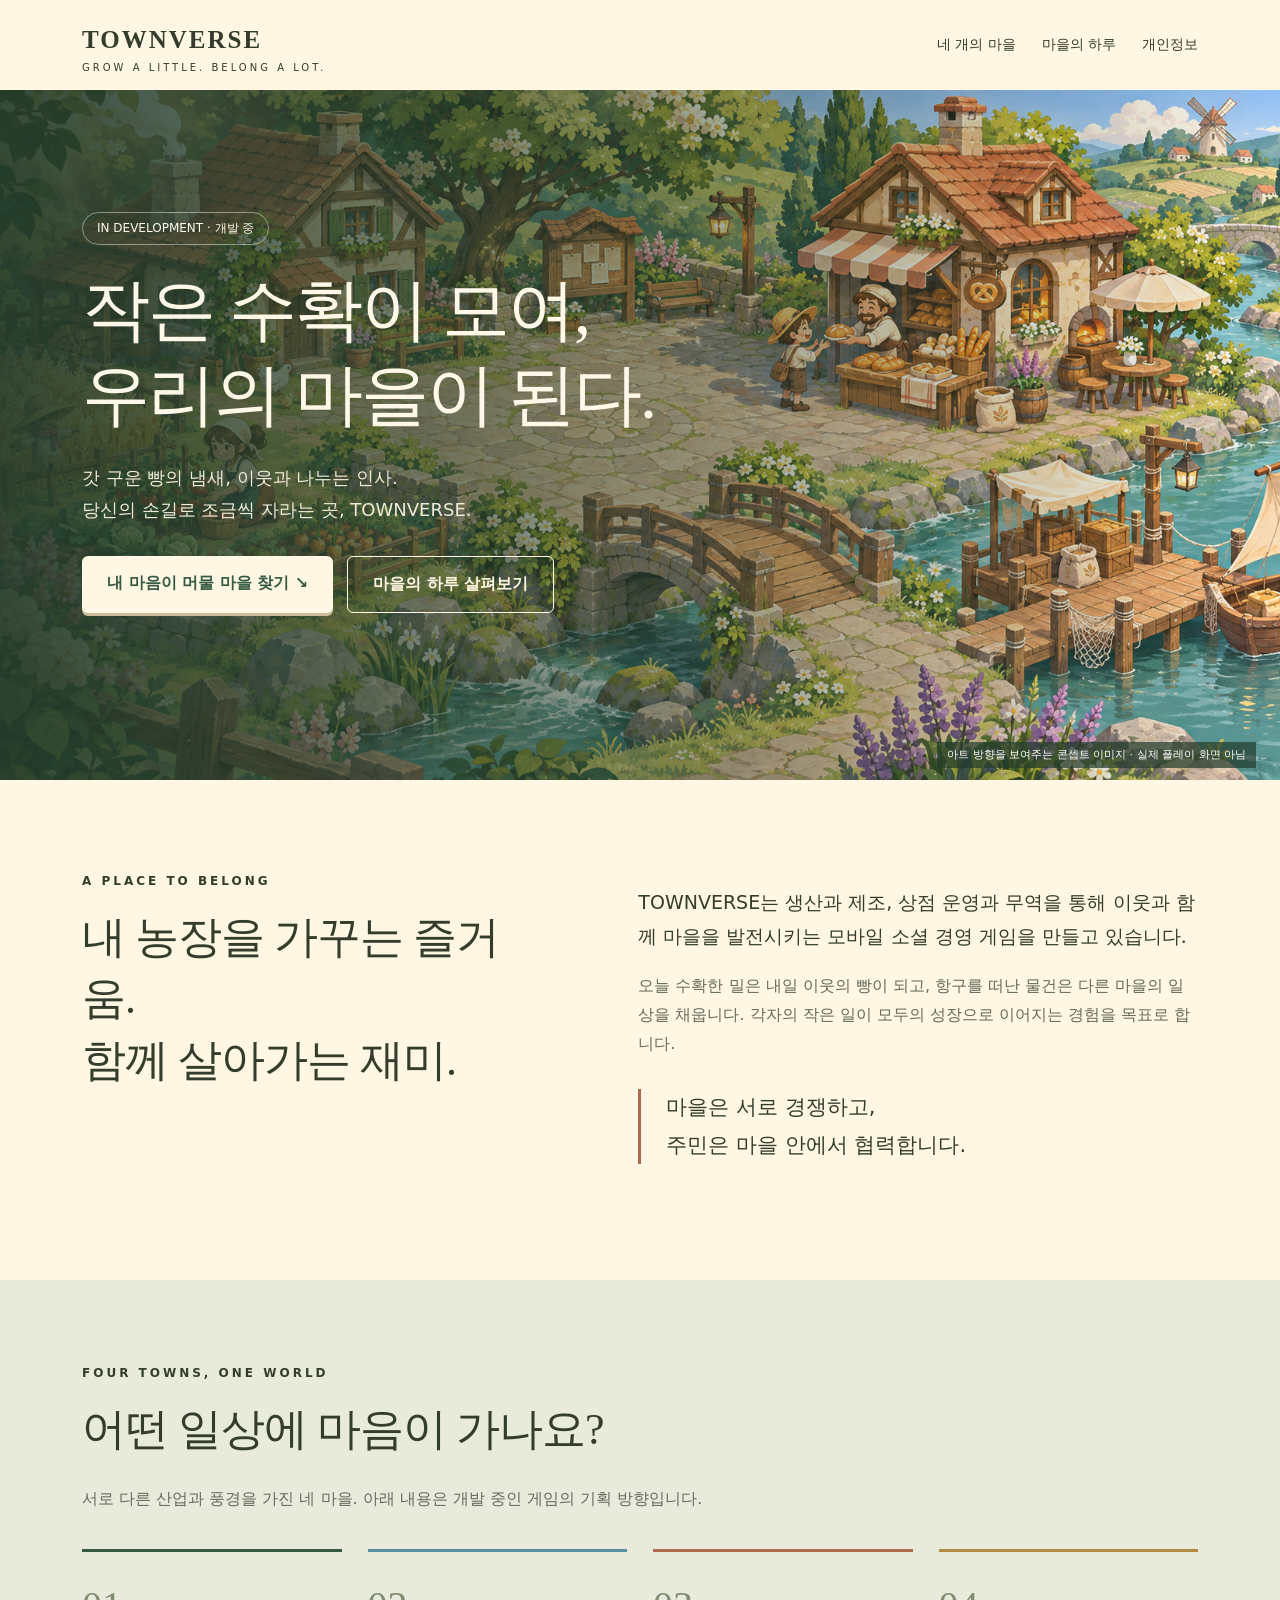
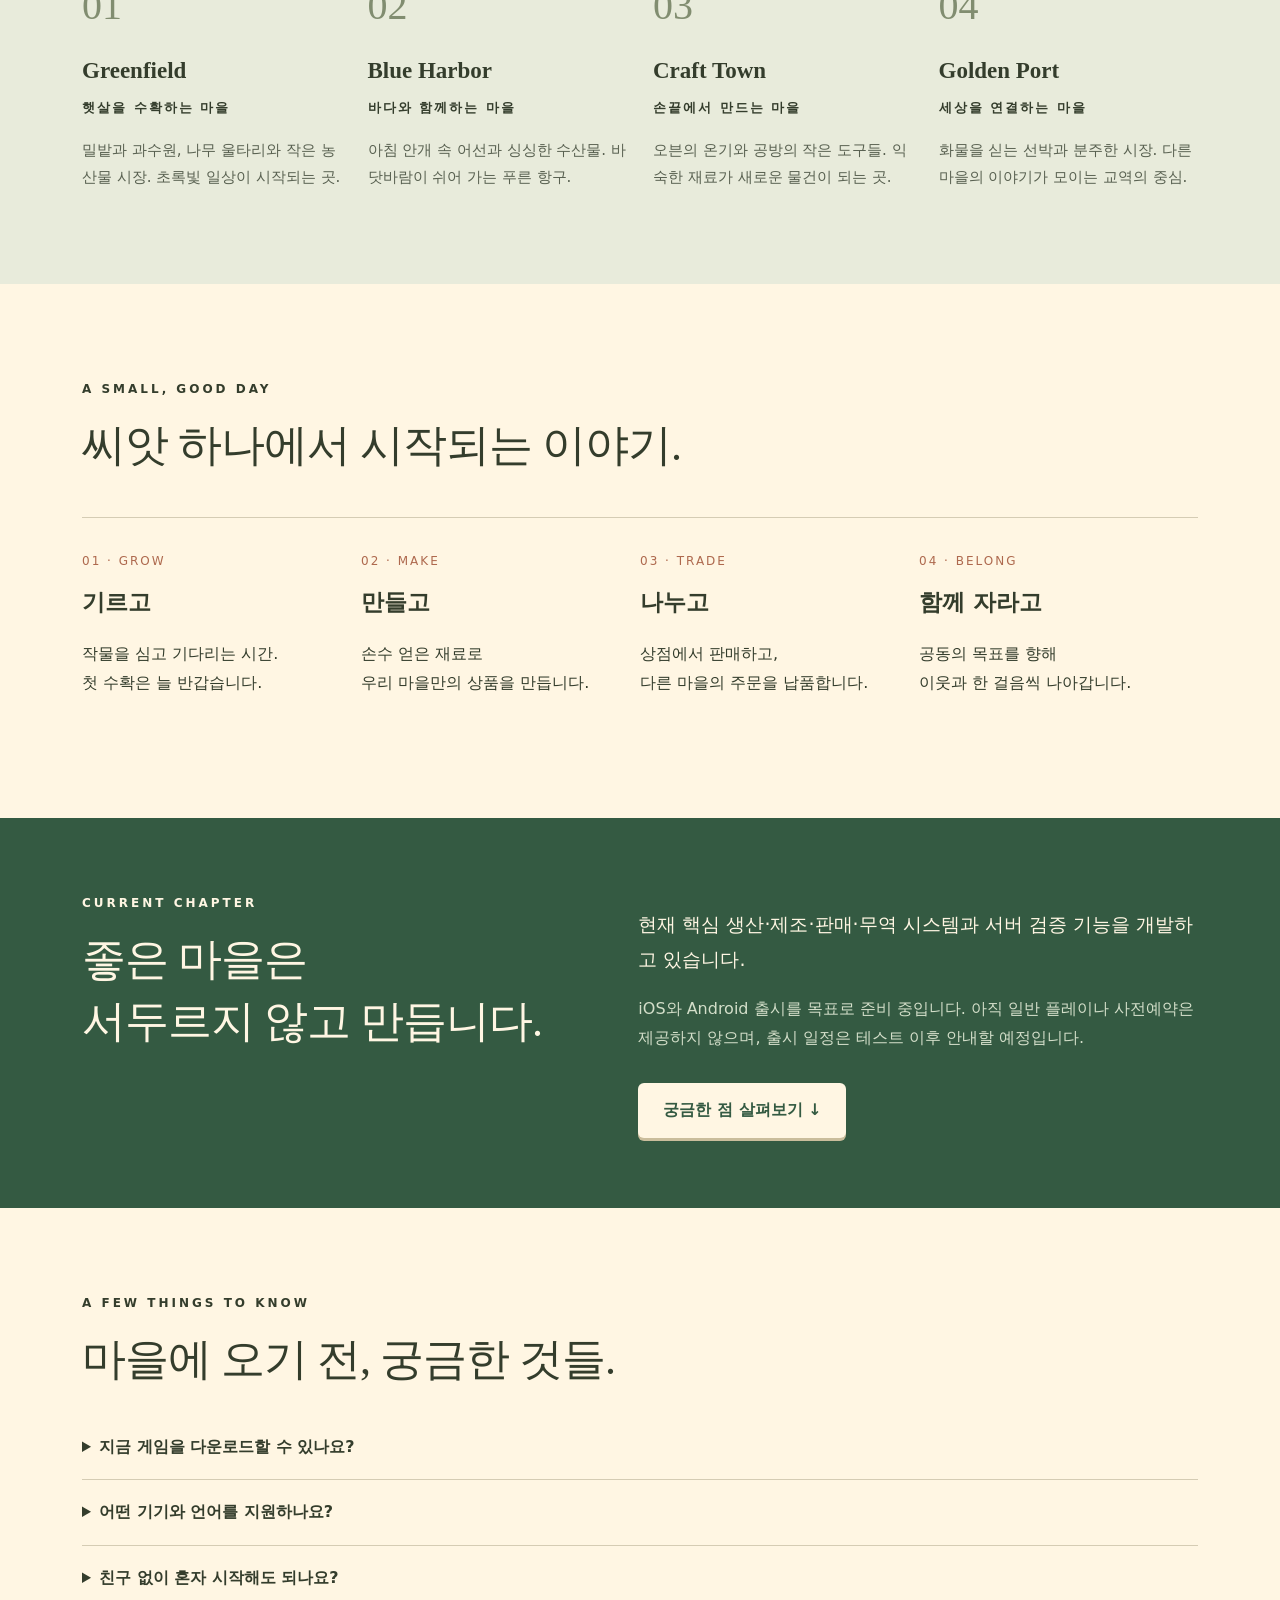
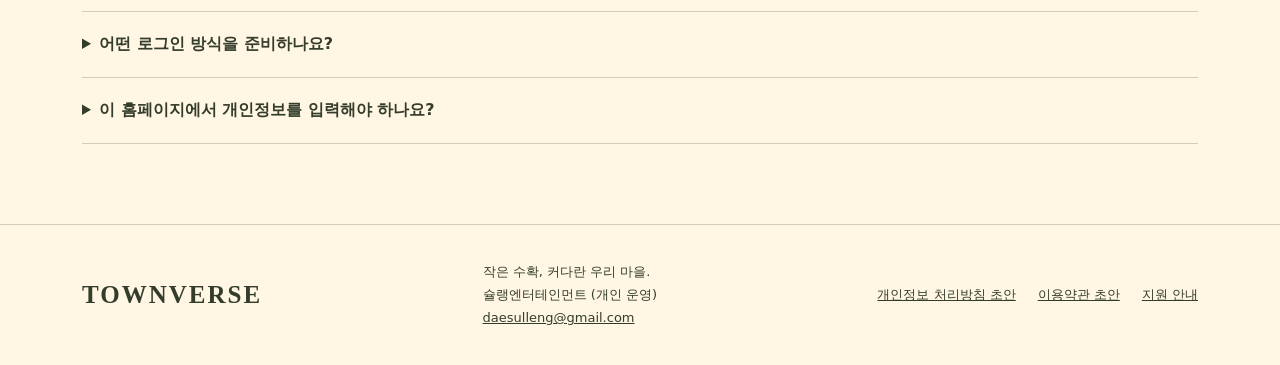
<file: index.html>
<!doctype html><html lang="ko"><head><meta charset="utf-8"><meta name="viewport" content="width=device-width,initial-scale=1"><meta name="robots" content="noindex,nofollow"><meta name="description" content="작은 농장에서 시작해 함께 성장하는 마을로. 개발 중인 소셜 경영 게임 TOWNVERSE를 만나보세요."><title>TOWNVERSE — 함께 자라는 우리 마을</title><link rel="stylesheet" href="styles.css"><link rel="icon" type="image/svg+xml" href="assets/favicon.svg"></head><body>
<a class="skip" href="#main">본문으로 바로가기</a><header class="wrap"><nav aria-label="주요 메뉴"><a class="brand" href="index.html">TOWNVERSE<small>GROW A LITTLE. BELONG A LOT.</small></a><div class="navlinks"><a href="#towns">네 개의 마을</a><a href="#play">마을의 하루</a><a href="privacy.html">개인정보</a></div></nav></header>
<main id="main"><section class="hero"><div class="wrap"><span class="pill">IN DEVELOPMENT · 개발 중</span><h1>작은 수확이 모여,<br>우리의 마을이 된다.</h1><p>갓 구운 빵의 냄새, 이웃과 나누는 인사.<br>당신의 손길로 조금씩 자라는 곳, TOWNVERSE.</p><div class="actions"><a class="button" href="#towns">내 마음이 머물 마을 찾기 ↘</a><a class="button secondary" href="#play">마을의 하루 살펴보기</a></div></div><span class="art-caption">아트 방향을 보여주는 콘셉트 이미지 · 실제 플레이 화면 아님</span></section>
<section class="intro"><div class="wrap split"><div><span class="eyebrow">A PLACE TO BELONG</span><h2 class="section-title">내 농장을 가꾸는 즐거움.<br>함께 살아가는 재미.</h2></div><div><p class="lead">TOWNVERSE는 생산과 제조, 상점 운영과 무역을 통해 이웃과 함께 마을을 발전시키는 모바일 소셜 경영 게임을 만들고 있습니다.</p><p class="muted">오늘 수확한 밀은 내일 이웃의 빵이 되고, 항구를 떠난 물건은 다른 마을의 일상을 채웁니다. 각자의 작은 일이 모두의 성장으로 이어지는 경험을 목표로 합니다.</p><p class="quote">마을은 서로 경쟁하고,<br>주민은 마을 안에서 협력합니다.</p></div></div></section>
<section class="town-section" id="towns"><div class="wrap"><span class="eyebrow">FOUR TOWNS, ONE WORLD</span><h2 class="section-title">어떤 일상에 마음이 가나요?</h2><p class="muted">서로 다른 산업과 풍경을 가진 네 마을. 아래 내용은 개발 중인 게임의 기획 방향입니다.</p><div class="town-grid"><article class="town"><span class="number">01</span><h3>Greenfield</h3><small>햇살을 수확하는 마을</small><p>밀밭과 과수원, 나무 울타리와 작은 농산물 시장. 초록빛 일상이 시작되는 곳.</p></article><article class="town"><span class="number">02</span><h3>Blue Harbor</h3><small>바다와 함께하는 마을</small><p>아침 안개 속 어선과 싱싱한 수산물. 바닷바람이 쉬어 가는 푸른 항구.</p></article><article class="town"><span class="number">03</span><h3>Craft Town</h3><small>손끝에서 만드는 마을</small><p>오븐의 온기와 공방의 작은 도구들. 익숙한 재료가 새로운 물건이 되는 곳.</p></article><article class="town"><span class="number">04</span><h3>Golden Port</h3><small>세상을 연결하는 마을</small><p>화물을 싣는 선박과 분주한 시장. 다른 마을의 이야기가 모이는 교역의 중심.</p></article></div></div></section>
<section class="loop" id="play"><div class="wrap"><span class="eyebrow">A SMALL, GOOD DAY</span><h2 class="section-title">씨앗 하나에서 시작되는 이야기.</h2><div class="steps"><div class="step"><span>01 · GROW</span><strong>기르고</strong><p>작물을 심고 기다리는 시간.<br>첫 수확은 늘 반갑습니다.</p></div><div class="step"><span>02 · MAKE</span><strong>만들고</strong><p>손수 얻은 재료로<br>우리 마을만의 상품을 만듭니다.</p></div><div class="step"><span>03 · TRADE</span><strong>나누고</strong><p>상점에서 판매하고,<br>다른 마을의 주문을 납품합니다.</p></div><div class="step"><span>04 · BELONG</span><strong>함께 자라고</strong><p>공동의 목표를 향해<br>이웃과 한 걸음씩 나아갑니다.</p></div></div></div></section>
<section class="journey" id="development"><div class="wrap split"><div><span class="eyebrow">CURRENT CHAPTER</span><h2 class="section-title">좋은 마을은<br>서두르지 않고 만듭니다.</h2></div><div><p class="lead">현재 핵심 생산·제조·판매·무역 시스템과 서버 검증 기능을 개발하고 있습니다.</p><p class="muted">iOS와 Android 출시를 목표로 준비 중입니다. 아직 일반 플레이나 사전예약은 제공하지 않으며, 출시 일정은 테스트 이후 안내할 예정입니다.</p><a class="button" href="#questions">궁금한 점 살펴보기 ↓</a></div></div></section>
<section class="faq" id="questions"><div class="wrap"><span class="eyebrow">A FEW THINGS TO KNOW</span><h2 class="section-title">마을에 오기 전, 궁금한 것들.</h2><details><summary>지금 게임을 다운로드할 수 있나요?</summary><p>아직 출시되지 않았습니다. 현재 개발·검증 단계이며 앱스토어 다운로드나 공개 테스트 링크는 준비되지 않았습니다.</p></details><details><summary>어떤 기기와 언어를 지원하나요?</summary><p>iOS와 Android, 영어와 한국어 지원을 목표로 개발하고 있습니다. 실제 지원 기기와 최소 사양은 모바일 테스트 이후 확정합니다.</p></details><details><summary>친구 없이 혼자 시작해도 되나요?</summary><p>혼자 생산과 상점 운영을 즐기면서 자연스럽게 이웃을 만나도록 설계하고 있습니다. 친구·채팅·공동 미션은 개발 중입니다.</p></details><details><summary>어떤 로그인 방식을 준비하나요?</summary><p>Google·카카오·Apple 로그인과 Supabase 기반 계정 관리를 준비하고 있습니다. 현재 제공자 앱 등록과 모바일 연결 검증을 진행 중입니다.</p></details><details><summary>이 홈페이지에서 개인정보를 입력해야 하나요?</summary><p>이 페이지에는 회원가입·사전예약·문의 입력 폼이나 광고·분석 스크립트가 없습니다. 호스팅 과정의 접속 정보와 향후 게임 데이터 처리는 <a href="privacy.html">개인정보 처리방침 초안</a>에서 구분해 설명합니다.</p></details></div></section></main>
<footer class="footer"><div class="wrap"><div class="brand">TOWNVERSE</div><div>작은 수확, 커다란 우리 마을.<br>슐랭엔터테인먼트 (개인 운영)<br><a href="mailto:daesulleng@gmail.com">daesulleng@gmail.com</a></div><div class="footer-links"><a href="privacy.html">개인정보 처리방침 초안</a><a href="terms.html">이용약관 초안</a><a href="support.html">지원 안내</a></div></div></footer></body></html>
</file>
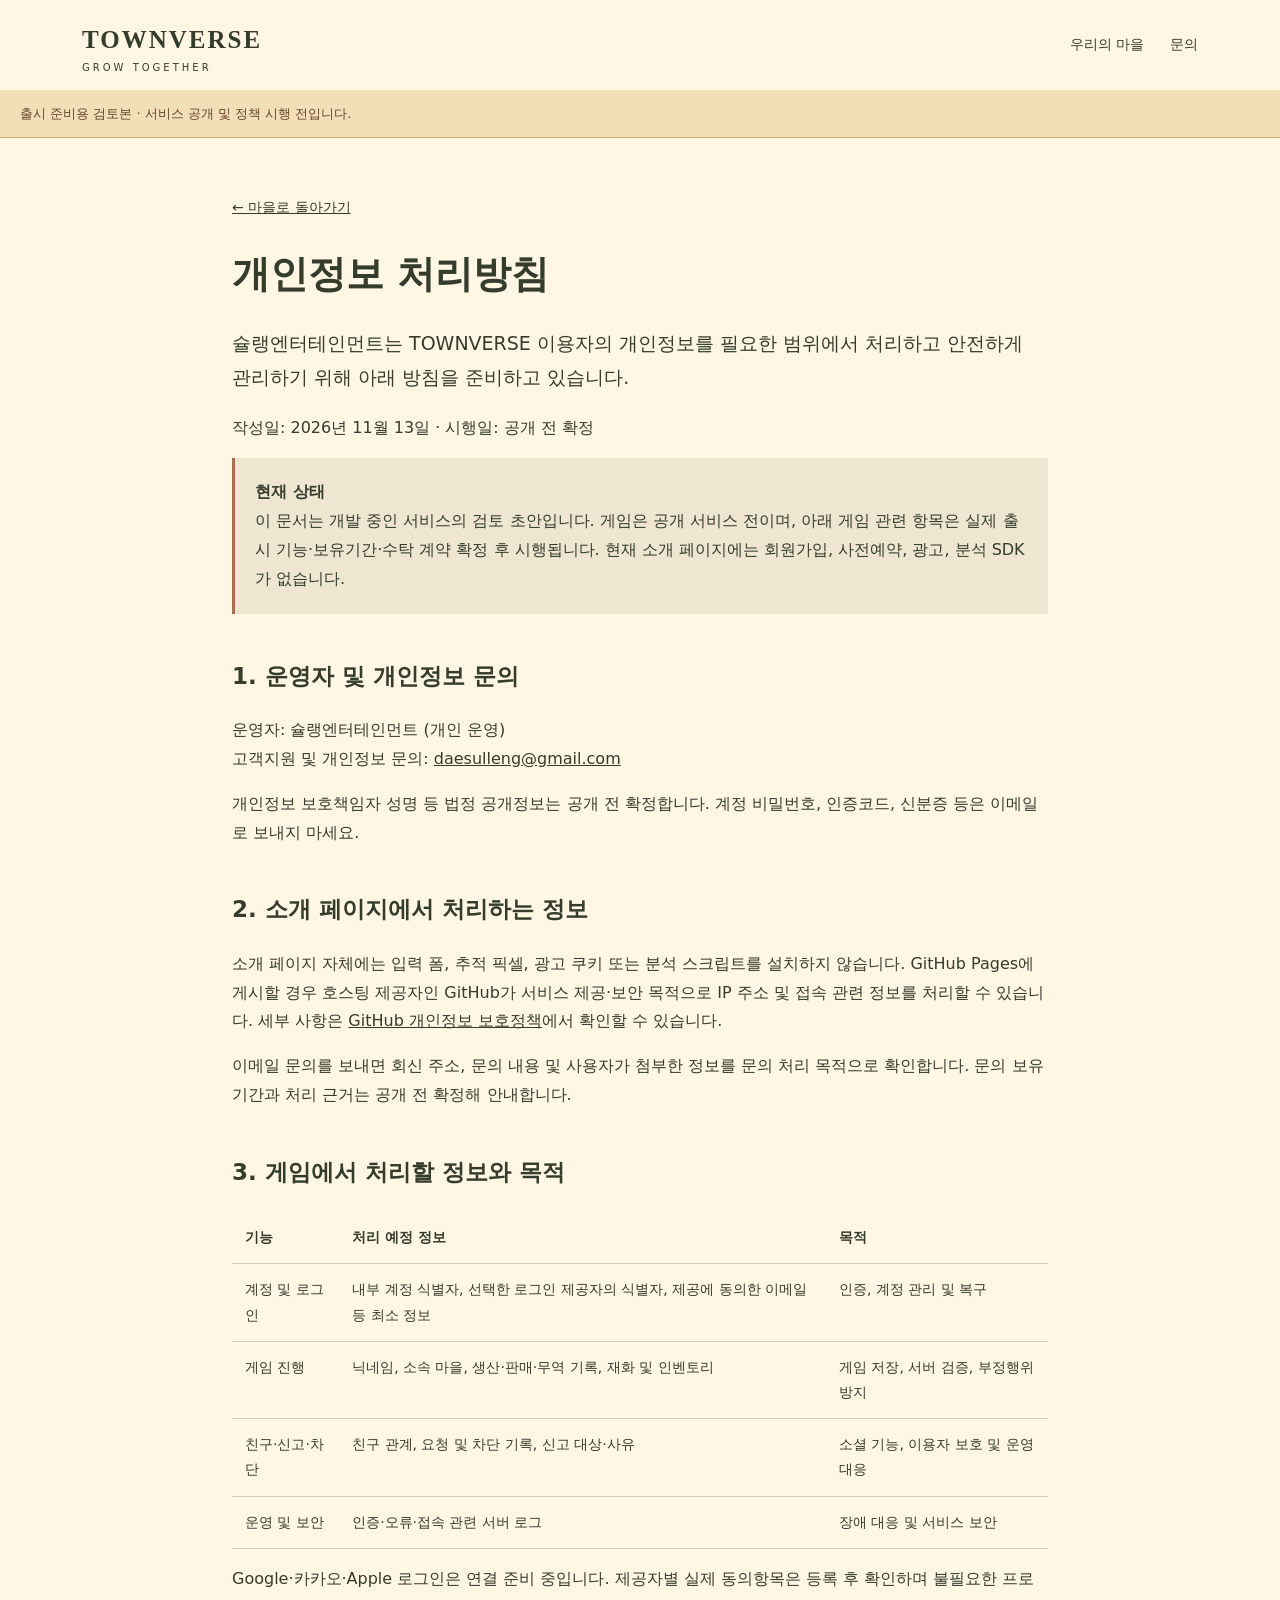
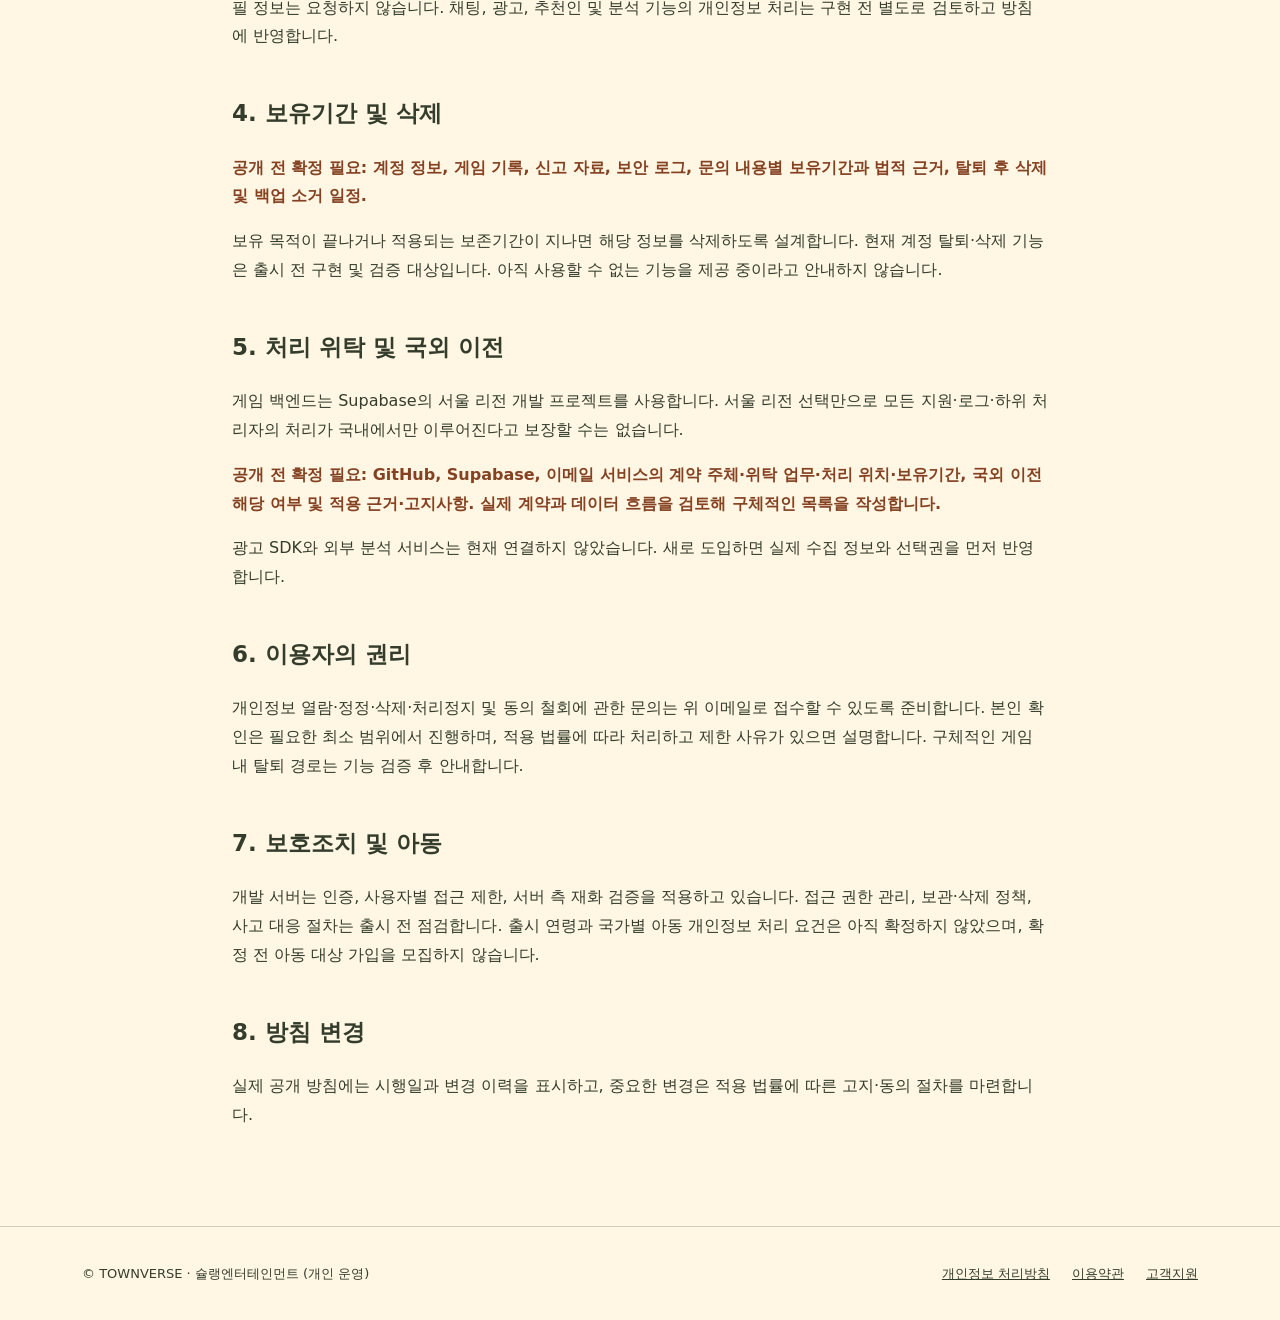
<file: privacy.html>
<!doctype html><html lang="ko"><head><meta charset="utf-8"><meta name="viewport" content="width=device-width,initial-scale=1"><meta name="robots" content="noindex,nofollow"><title>개인정보 처리방침 · TOWNVERSE</title><link rel="stylesheet" href="styles.css"><link rel="icon" type="image/svg+xml" href="assets/favicon.svg"></head><body><a class="skip" href="#main">본문으로 건너뛰기</a><header class="wrap"><nav><a class="brand" href="index.html">TOWNVERSE<small>GROW TOGETHER</small></a><div class="navlinks"><a href="index.html#towns">우리의 마을</a><a href="support.html">문의</a></div></nav></header><div class="draft">출시 준비용 검토본 · 서비스 공개 및 정책 시행 전입니다.</div><main id="main" class="wrap legal"><a class="back" href="index.html">← 마을로 돌아가기</a><h1>개인정보 처리방침</h1><p class="lead">슐랭엔터테인먼트는 TOWNVERSE 이용자의 개인정보를 필요한 범위에서 처리하고 안전하게 관리하기 위해 아래 방침을 준비하고 있습니다.</p><p>작성일: 2026년 11월 13일 · 시행일: 공개 전 확정</p><div class="notice"><strong>현재 상태</strong><br>이 문서는 개발 중인 서비스의 검토 초안입니다. 게임은 공개 서비스 전이며, 아래 게임 관련 항목은 실제 출시 기능·보유기간·수탁 계약 확정 후 시행됩니다. 현재 소개 페이지에는 회원가입, 사전예약, 광고, 분석 SDK가 없습니다.</div>
<h2>1. 운영자 및 개인정보 문의</h2><p>운영자: 슐랭엔터테인먼트 (개인 운영)<br>고객지원 및 개인정보 문의: <a href="mailto:daesulleng@gmail.com">daesulleng@gmail.com</a></p><p>개인정보 보호책임자 성명 등 법정 공개정보는 공개 전 확정합니다. 계정 비밀번호, 인증코드, 신분증 등은 이메일로 보내지 마세요.</p>
<h2>2. 소개 페이지에서 처리하는 정보</h2><p>소개 페이지 자체에는 입력 폼, 추적 픽셀, 광고 쿠키 또는 분석 스크립트를 설치하지 않습니다. GitHub Pages에 게시할 경우 호스팅 제공자인 GitHub가 서비스 제공·보안 목적으로 IP 주소 및 접속 관련 정보를 처리할 수 있습니다. 세부 사항은 <a href="https://docs.github.com/en/site-policy/privacy-policies/github-general-privacy-statement">GitHub 개인정보 보호정책</a>에서 확인할 수 있습니다.</p><p>이메일 문의를 보내면 회신 주소, 문의 내용 및 사용자가 첨부한 정보를 문의 처리 목적으로 확인합니다. 문의 보유기간과 처리 근거는 공개 전 확정해 안내합니다.</p>
<h2>3. 게임에서 처리할 정보와 목적</h2><table><thead><tr><th>기능</th><th>처리 예정 정보</th><th>목적</th></tr></thead><tbody><tr><td>계정 및 로그인</td><td>내부 계정 식별자, 선택한 로그인 제공자의 식별자, 제공에 동의한 이메일 등 최소 정보</td><td>인증, 계정 관리 및 복구</td></tr><tr><td>게임 진행</td><td>닉네임, 소속 마을, 생산·판매·무역 기록, 재화 및 인벤토리</td><td>게임 저장, 서버 검증, 부정행위 방지</td></tr><tr><td>친구·신고·차단</td><td>친구 관계, 요청 및 차단 기록, 신고 대상·사유</td><td>소셜 기능, 이용자 보호 및 운영 대응</td></tr><tr><td>운영 및 보안</td><td>인증·오류·접속 관련 서버 로그</td><td>장애 대응 및 서비스 보안</td></tr></tbody></table><p>Google·카카오·Apple 로그인은 연결 준비 중입니다. 제공자별 실제 동의항목은 등록 후 확인하며 불필요한 프로필 정보는 요청하지 않습니다. 채팅, 광고, 추천인 및 분석 기능의 개인정보 처리는 구현 전 별도로 검토하고 방침에 반영합니다.</p>
<h2>4. 보유기간 및 삭제</h2><p class="pending">공개 전 확정 필요: 계정 정보, 게임 기록, 신고 자료, 보안 로그, 문의 내용별 보유기간과 법적 근거, 탈퇴 후 삭제 및 백업 소거 일정.</p><p>보유 목적이 끝나거나 적용되는 보존기간이 지나면 해당 정보를 삭제하도록 설계합니다. 현재 계정 탈퇴·삭제 기능은 출시 전 구현 및 검증 대상입니다. 아직 사용할 수 없는 기능을 제공 중이라고 안내하지 않습니다.</p>
<h2>5. 처리 위탁 및 국외 이전</h2><p>게임 백엔드는 Supabase의 서울 리전 개발 프로젝트를 사용합니다. 서울 리전 선택만으로 모든 지원·로그·하위 처리자의 처리가 국내에서만 이루어진다고 보장할 수는 없습니다.</p><p class="pending">공개 전 확정 필요: GitHub, Supabase, 이메일 서비스의 계약 주체·위탁 업무·처리 위치·보유기간, 국외 이전 해당 여부 및 적용 근거·고지사항. 실제 계약과 데이터 흐름을 검토해 구체적인 목록을 작성합니다.</p><p>광고 SDK와 외부 분석 서비스는 현재 연결하지 않았습니다. 새로 도입하면 실제 수집 정보와 선택권을 먼저 반영합니다.</p>
<h2>6. 이용자의 권리</h2><p>개인정보 열람·정정·삭제·처리정지 및 동의 철회에 관한 문의는 위 이메일로 접수할 수 있도록 준비합니다. 본인 확인은 필요한 최소 범위에서 진행하며, 적용 법률에 따라 처리하고 제한 사유가 있으면 설명합니다. 구체적인 게임 내 탈퇴 경로는 기능 검증 후 안내합니다.</p>
<h2>7. 보호조치 및 아동</h2><p>개발 서버는 인증, 사용자별 접근 제한, 서버 측 재화 검증을 적용하고 있습니다. 접근 권한 관리, 보관·삭제 정책, 사고 대응 절차는 출시 전 점검합니다. 출시 연령과 국가별 아동 개인정보 처리 요건은 아직 확정하지 않았으며, 확정 전 아동 대상 가입을 모집하지 않습니다.</p>
<h2>8. 방침 변경</h2><p>실제 공개 방침에는 시행일과 변경 이력을 표시하고, 중요한 변경은 적용 법률에 따른 고지·동의 절차를 마련합니다.</p></main><footer class="footer"><div class="wrap"><span>© TOWNVERSE · 슐랭엔터테인먼트 (개인 운영)</span><div class="footer-links"><a href="privacy.html">개인정보 처리방침</a><a href="terms.html">이용약관</a><a href="support.html">고객지원</a></div></div></footer></body></html>
</file>
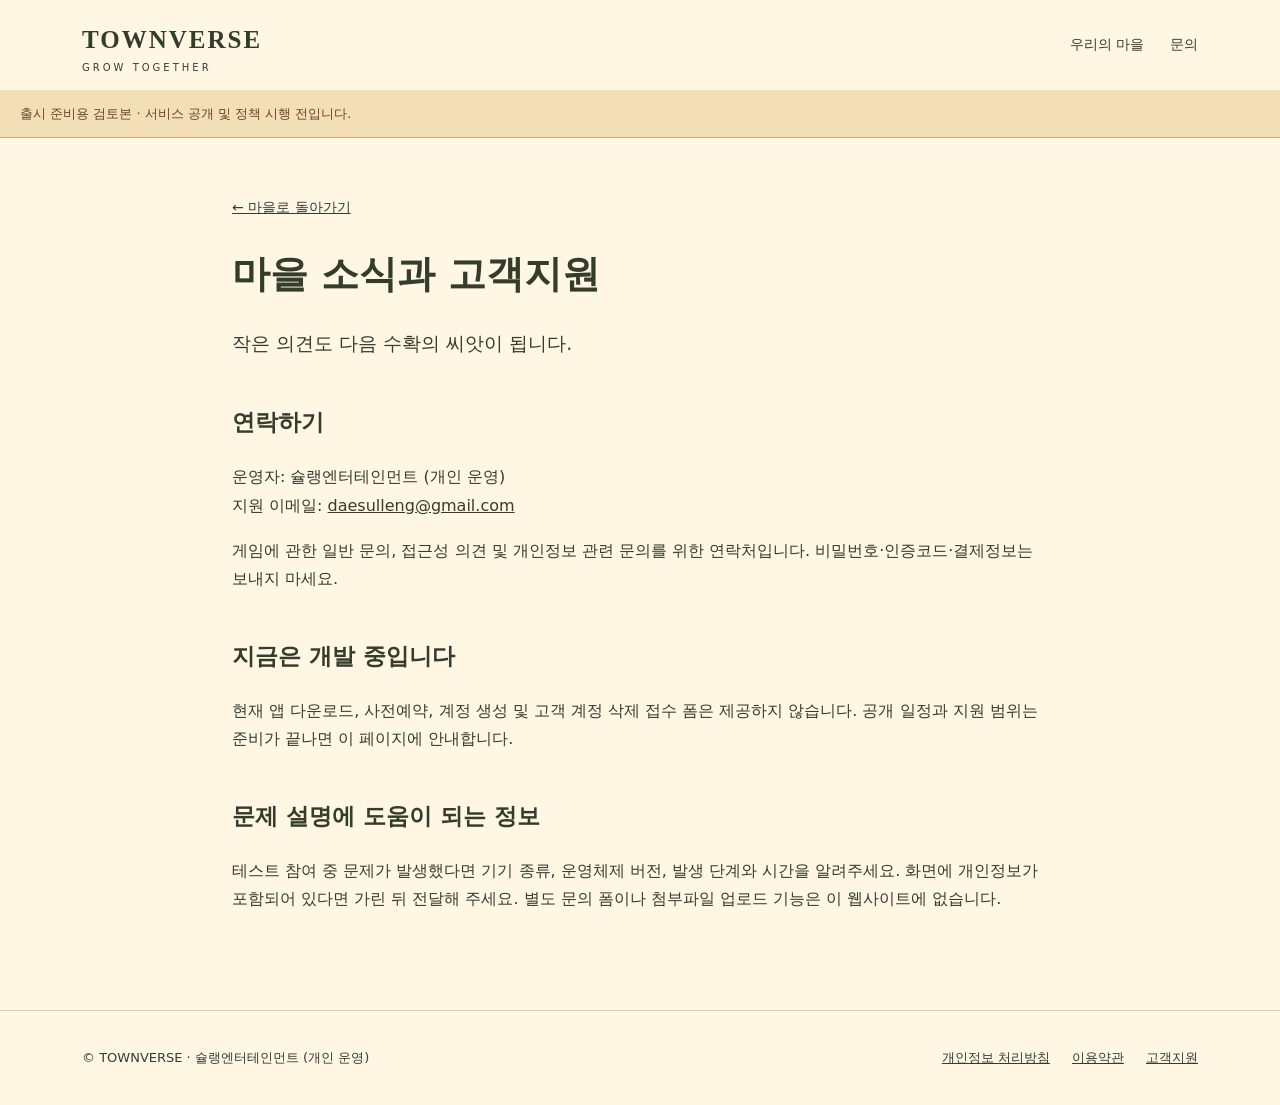
<file: support.html>
<!doctype html><html lang="ko"><head><meta charset="utf-8"><meta name="viewport" content="width=device-width,initial-scale=1"><meta name="robots" content="noindex,nofollow"><title>마을 소식과 고객지원 · TOWNVERSE</title><link rel="stylesheet" href="styles.css"><link rel="icon" type="image/svg+xml" href="assets/favicon.svg"></head><body><a class="skip" href="#main">본문으로 건너뛰기</a><header class="wrap"><nav><a class="brand" href="index.html">TOWNVERSE<small>GROW TOGETHER</small></a><div class="navlinks"><a href="index.html#towns">우리의 마을</a><a href="support.html">문의</a></div></nav></header><div class="draft">출시 준비용 검토본 · 서비스 공개 및 정책 시행 전입니다.</div><main id="main" class="wrap legal"><a class="back" href="index.html">← 마을로 돌아가기</a><h1>마을 소식과 고객지원</h1><p class="lead">작은 의견도 다음 수확의 씨앗이 됩니다.</p><h2>연락하기</h2><p>운영자: 슐랭엔터테인먼트 (개인 운영)<br>지원 이메일: <a href="mailto:daesulleng@gmail.com">daesulleng@gmail.com</a></p><p>게임에 관한 일반 문의, 접근성 의견 및 개인정보 관련 문의를 위한 연락처입니다. 비밀번호·인증코드·결제정보는 보내지 마세요.</p><h2>지금은 개발 중입니다</h2><p>현재 앱 다운로드, 사전예약, 계정 생성 및 고객 계정 삭제 접수 폼은 제공하지 않습니다. 공개 일정과 지원 범위는 준비가 끝나면 이 페이지에 안내합니다.</p><h2>문제 설명에 도움이 되는 정보</h2><p>테스트 참여 중 문제가 발생했다면 기기 종류, 운영체제 버전, 발생 단계와 시간을 알려주세요. 화면에 개인정보가 포함되어 있다면 가린 뒤 전달해 주세요. 별도 문의 폼이나 첨부파일 업로드 기능은 이 웹사이트에 없습니다.</p></main><footer class="footer"><div class="wrap"><span>© TOWNVERSE · 슐랭엔터테인먼트 (개인 운영)</span><div class="footer-links"><a href="privacy.html">개인정보 처리방침</a><a href="terms.html">이용약관</a><a href="support.html">고객지원</a></div></div></footer></body></html>
</file>
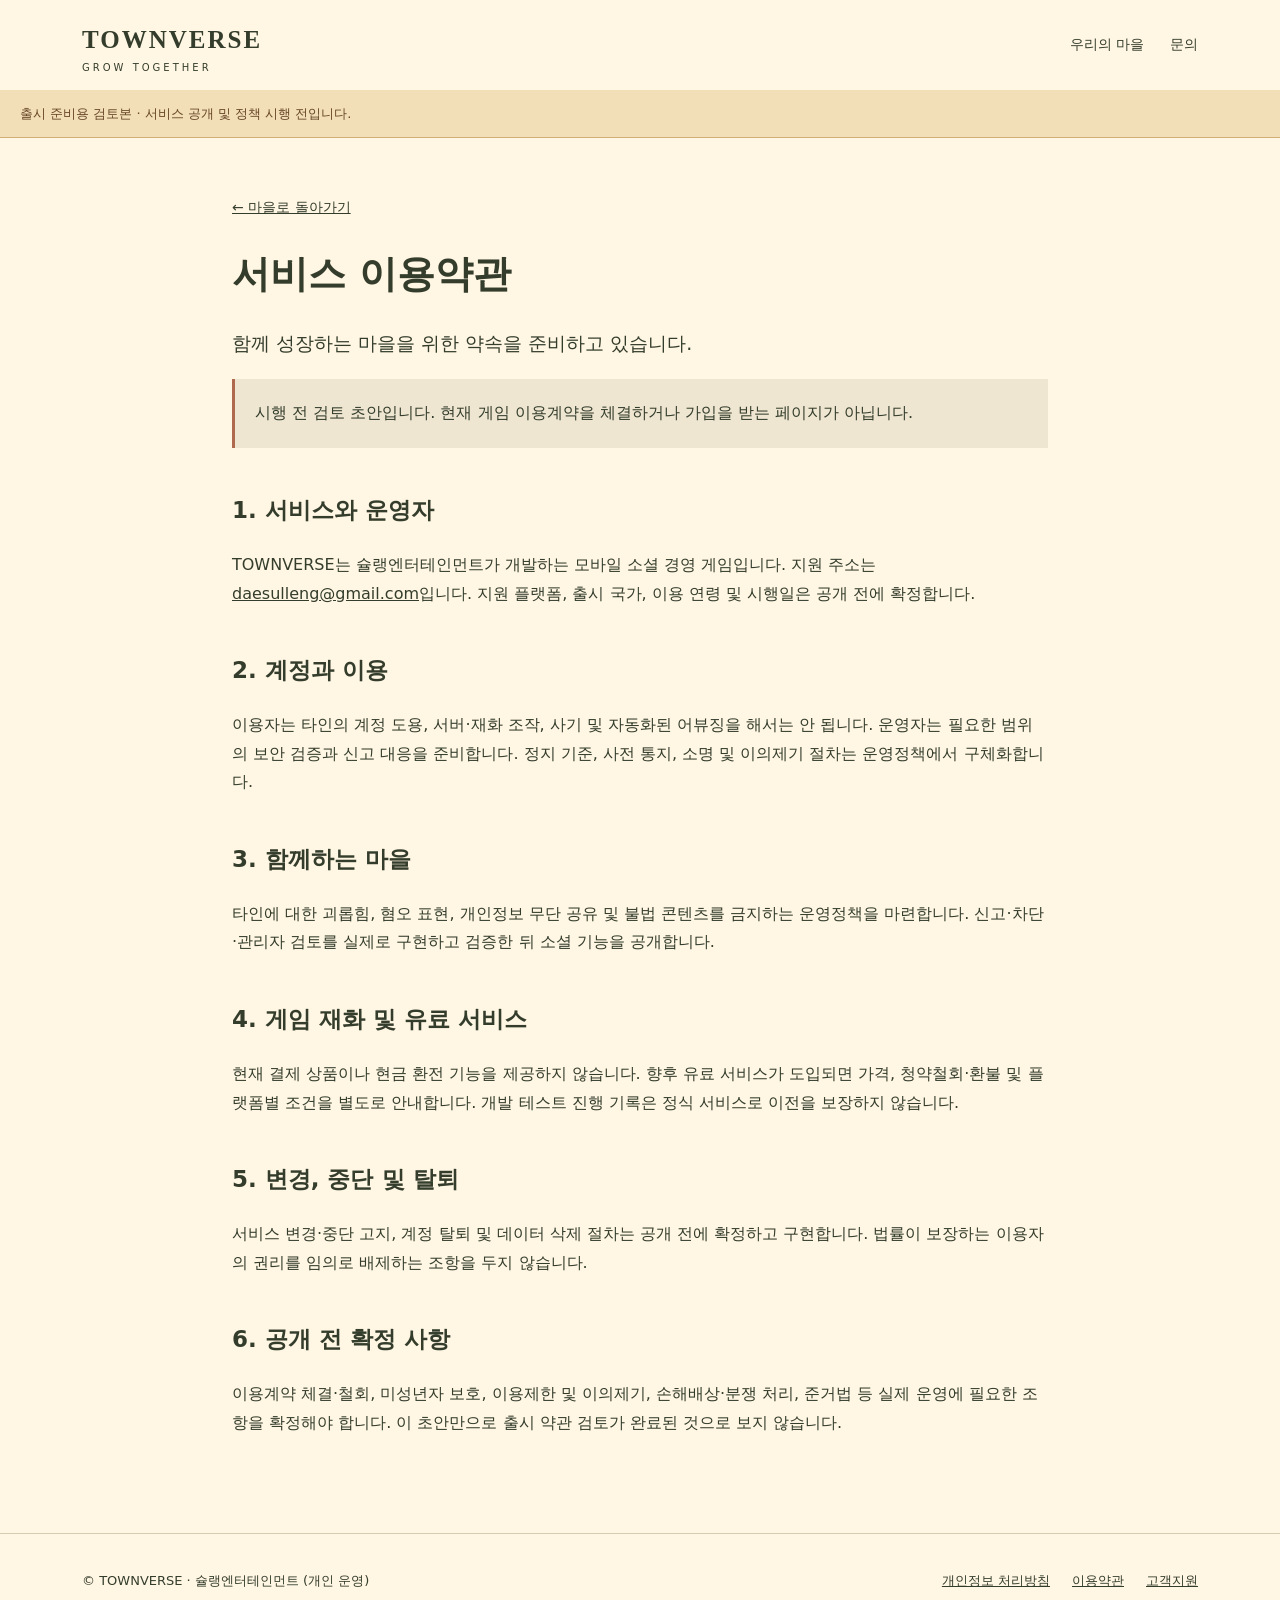
<file: terms.html>
<!doctype html><html lang="ko"><head><meta charset="utf-8"><meta name="viewport" content="width=device-width,initial-scale=1"><meta name="robots" content="noindex,nofollow"><title>서비스 이용약관 · TOWNVERSE</title><link rel="stylesheet" href="styles.css"><link rel="icon" type="image/svg+xml" href="assets/favicon.svg"></head><body><a class="skip" href="#main">본문으로 건너뛰기</a><header class="wrap"><nav><a class="brand" href="index.html">TOWNVERSE<small>GROW TOGETHER</small></a><div class="navlinks"><a href="index.html#towns">우리의 마을</a><a href="support.html">문의</a></div></nav></header><div class="draft">출시 준비용 검토본 · 서비스 공개 및 정책 시행 전입니다.</div><main id="main" class="wrap legal"><a class="back" href="index.html">← 마을로 돌아가기</a><h1>서비스 이용약관</h1><p class="lead">함께 성장하는 마을을 위한 약속을 준비하고 있습니다.</p><div class="notice">시행 전 검토 초안입니다. 현재 게임 이용계약을 체결하거나 가입을 받는 페이지가 아닙니다.</div><h2>1. 서비스와 운영자</h2><p>TOWNVERSE는 슐랭엔터테인먼트가 개발하는 모바일 소셜 경영 게임입니다. 지원 주소는 <a href="mailto:daesulleng@gmail.com">daesulleng@gmail.com</a>입니다. 지원 플랫폼, 출시 국가, 이용 연령 및 시행일은 공개 전에 확정합니다.</p><h2>2. 계정과 이용</h2><p>이용자는 타인의 계정 도용, 서버·재화 조작, 사기 및 자동화된 어뷰징을 해서는 안 됩니다. 운영자는 필요한 범위의 보안 검증과 신고 대응을 준비합니다. 정지 기준, 사전 통지, 소명 및 이의제기 절차는 운영정책에서 구체화합니다.</p><h2>3. 함께하는 마을</h2><p>타인에 대한 괴롭힘, 혐오 표현, 개인정보 무단 공유 및 불법 콘텐츠를 금지하는 운영정책을 마련합니다. 신고·차단·관리자 검토를 실제로 구현하고 검증한 뒤 소셜 기능을 공개합니다.</p><h2>4. 게임 재화 및 유료 서비스</h2><p>현재 결제 상품이나 현금 환전 기능을 제공하지 않습니다. 향후 유료 서비스가 도입되면 가격, 청약철회·환불 및 플랫폼별 조건을 별도로 안내합니다. 개발 테스트 진행 기록은 정식 서비스로 이전을 보장하지 않습니다.</p><h2>5. 변경, 중단 및 탈퇴</h2><p>서비스 변경·중단 고지, 계정 탈퇴 및 데이터 삭제 절차는 공개 전에 확정하고 구현합니다. 법률이 보장하는 이용자의 권리를 임의로 배제하는 조항을 두지 않습니다.</p><h2>6. 공개 전 확정 사항</h2><p>이용계약 체결·철회, 미성년자 보호, 이용제한 및 이의제기, 손해배상·분쟁 처리, 준거법 등 실제 운영에 필요한 조항을 확정해야 합니다. 이 초안만으로 출시 약관 검토가 완료된 것으로 보지 않습니다.</p></main><footer class="footer"><div class="wrap"><span>© TOWNVERSE · 슐랭엔터테인먼트 (개인 운영)</span><div class="footer-links"><a href="privacy.html">개인정보 처리방침</a><a href="terms.html">이용약관</a><a href="support.html">고객지원</a></div></div></footer></body></html>
</file>
<file: styles.css>
:root{--paper:#fff6e3;--ink:#343d2c;--forest:#345a42;--leaf:#819867;--line:#d5ccb4;--clay:#ae694e}*{box-sizing:border-box}html{scroll-behavior:smooth}body{margin:0;background:var(--paper);color:var(--ink);font-family:system-ui,-apple-system,'Apple SD Gothic Neo','Malgun Gothic',sans-serif;line-height:1.8}a{color:inherit}a:focus-visible,button:focus-visible,summary:focus-visible{outline:3px solid #b87836;outline-offset:5px}.skip{position:absolute;left:12px;top:-80px;background:white;padding:10px;z-index:9}.skip:focus{top:12px}.wrap{max-width:1180px;margin:auto;padding:0 32px}nav{height:90px;display:flex;align-items:center;justify-content:space-between;gap:20px}.brand{text-decoration:none;font-family:Georgia,serif;font-size:25px;font-weight:700;letter-spacing:2px}.brand small{font-family:system-ui;font-size:10px;letter-spacing:3px;display:block;line-height:1.2;font-weight:500}.navlinks{display:flex;gap:26px;font-size:14px}.navlinks a{text-decoration:none}.hero{position:relative;isolation:isolate;min-height:690px;display:grid;align-items:center;background:linear-gradient(90deg,#223b2bea,#223b2b70 56%,#223b2b00),url('assets/greenfield.png') center/cover;color:#fff8e8}.hero .wrap{width:100%;padding-top:75px;padding-bottom:120px}.eyebrow{font-size:12px;letter-spacing:3px;font-weight:700;text-transform:uppercase}.pill{display:inline-block;border:1px solid #ffffff70;padding:5px 14px;border-radius:30px;font-size:12px}.hero h1{font-family:Georgia,'Apple SD Gothic Neo',serif;font-weight:500;line-height:1.24;font-size:clamp(42px,5.3vw,72px);letter-spacing:-2px;margin:24px 0}.hero p{max-width:440px;font-size:18px;color:#f0ead9}.actions{display:flex;gap:14px;flex-wrap:wrap;margin-top:30px}.button{display:inline-block;padding:13px 25px;border-radius:6px;background:var(--paper);color:var(--forest);font-weight:700;text-decoration:none;box-shadow:0 3px 0 #cabd9c}.button.secondary{color:var(--paper);border:1px solid #fff8e8;background:transparent;box-shadow:none}.art-caption{position:absolute;right:24px;bottom:12px;font-size:11px;color:white;background:#223b2bb3;padding:3px 10px}.intro{padding:86px 0}.split{display:grid;grid-template-columns:1fr 1.2fr;gap:90px}.section-title{font-family:Georgia,'Apple SD Gothic Neo',serif;font-size:clamp(30px,3.5vw,44px);font-weight:500;line-height:1.4;letter-spacing:-1px;margin:12px 0 24px}.lead{font-size:19px}.muted{color:#666b5d}.quote{border-left:3px solid var(--clay);padding-left:25px;font-size:21px;margin:30px 0}.town-section{background:#e8ebdb;padding:78px 0}.town-grid{display:grid;grid-template-columns:repeat(4,1fr);gap:26px;margin-top:35px}.town{border-top:3px solid var(--forest);padding-top:18px}.town:nth-child(2){border-color:#598e9c}.town:nth-child(3){border-color:var(--clay)}.town:nth-child(4){border-color:#b18c42}.town .number{font-family:Georgia;font-size:40px;color:#818d70}.town h3{font-family:Georgia;font-size:23px;line-height:1.3;margin:14px 0 8px}.town small{font-weight:700;letter-spacing:2px}.town p{font-size:15px;color:#596151}.loop{padding:90px 0}.steps{display:grid;grid-template-columns:repeat(4,1fr);border-top:1px solid var(--line);margin-top:40px}.step{padding:28px 25px 15px 0}.step strong{display:block;font-size:23px;margin:8px 0}.step span{font-size:12px;color:var(--clay);letter-spacing:2px}.journey{background:var(--forest);color:var(--paper);padding:70px 0}.journey .muted{color:#d3dec9}.journey .button{margin-top:15px}.faq{padding:80px 0}details{border-bottom:1px solid var(--line);padding:18px 0}summary{cursor:pointer;font-weight:700}details p{max-width:800px}.footer{border-top:1px solid var(--line);padding:35px 0;font-size:13px}.footer .wrap{display:flex;gap:30px;align-items:center;justify-content:space-between}.footer-links{display:flex;gap:22px;flex-wrap:wrap}.draft{padding:12px 20px;background:#f2dfb8;color:#684727;border-bottom:1px solid #d0ae78;font-size:13px}.legal{max-width:880px;padding-top:55px;padding-bottom:80px}.legal h1{font-size:38px;line-height:1.4}.legal h2{font-size:23px;margin-top:42px}.legal table{width:100%;border-collapse:collapse;font-size:14px}.legal td,.legal th{border-bottom:1px solid var(--line);text-align:left;padding:13px;vertical-align:top}.legal .notice{background:#eee6d1;padding:20px;border-left:3px solid var(--clay)}.pending{color:#854223;font-weight:700}.back{font-size:14px}@media(max-width:760px){.wrap{padding:0 22px}nav{height:76px}.navlinks{gap:15px;font-size:12px}.navlinks a:nth-child(2){display:none}.brand{font-size:20px}.hero{min-height:640px;background-position:57% center}.hero .wrap{padding-top:60px;padding-bottom:95px}.hero h1{font-size:44px}.hero p{font-size:16px;max-width:320px}.split{grid-template-columns:1fr;gap:20px}.intro,.loop,.faq{padding:55px 0}.town-section{padding:55px 0}.town-grid{grid-template-columns:1fr 1fr;gap:28px 22px}.town h3{font-size:20px}.steps{grid-template-columns:1fr 1fr}.footer .wrap{align-items:flex-start;flex-direction:column;gap:18px}.legal{padding-top:30px}.legal h1{font-size:30px}.legal table{display:block;overflow:auto}.art-caption{font-size:9px;right:10px}}@media(prefers-reduced-motion:reduce){html{scroll-behavior:auto}}
</file>
